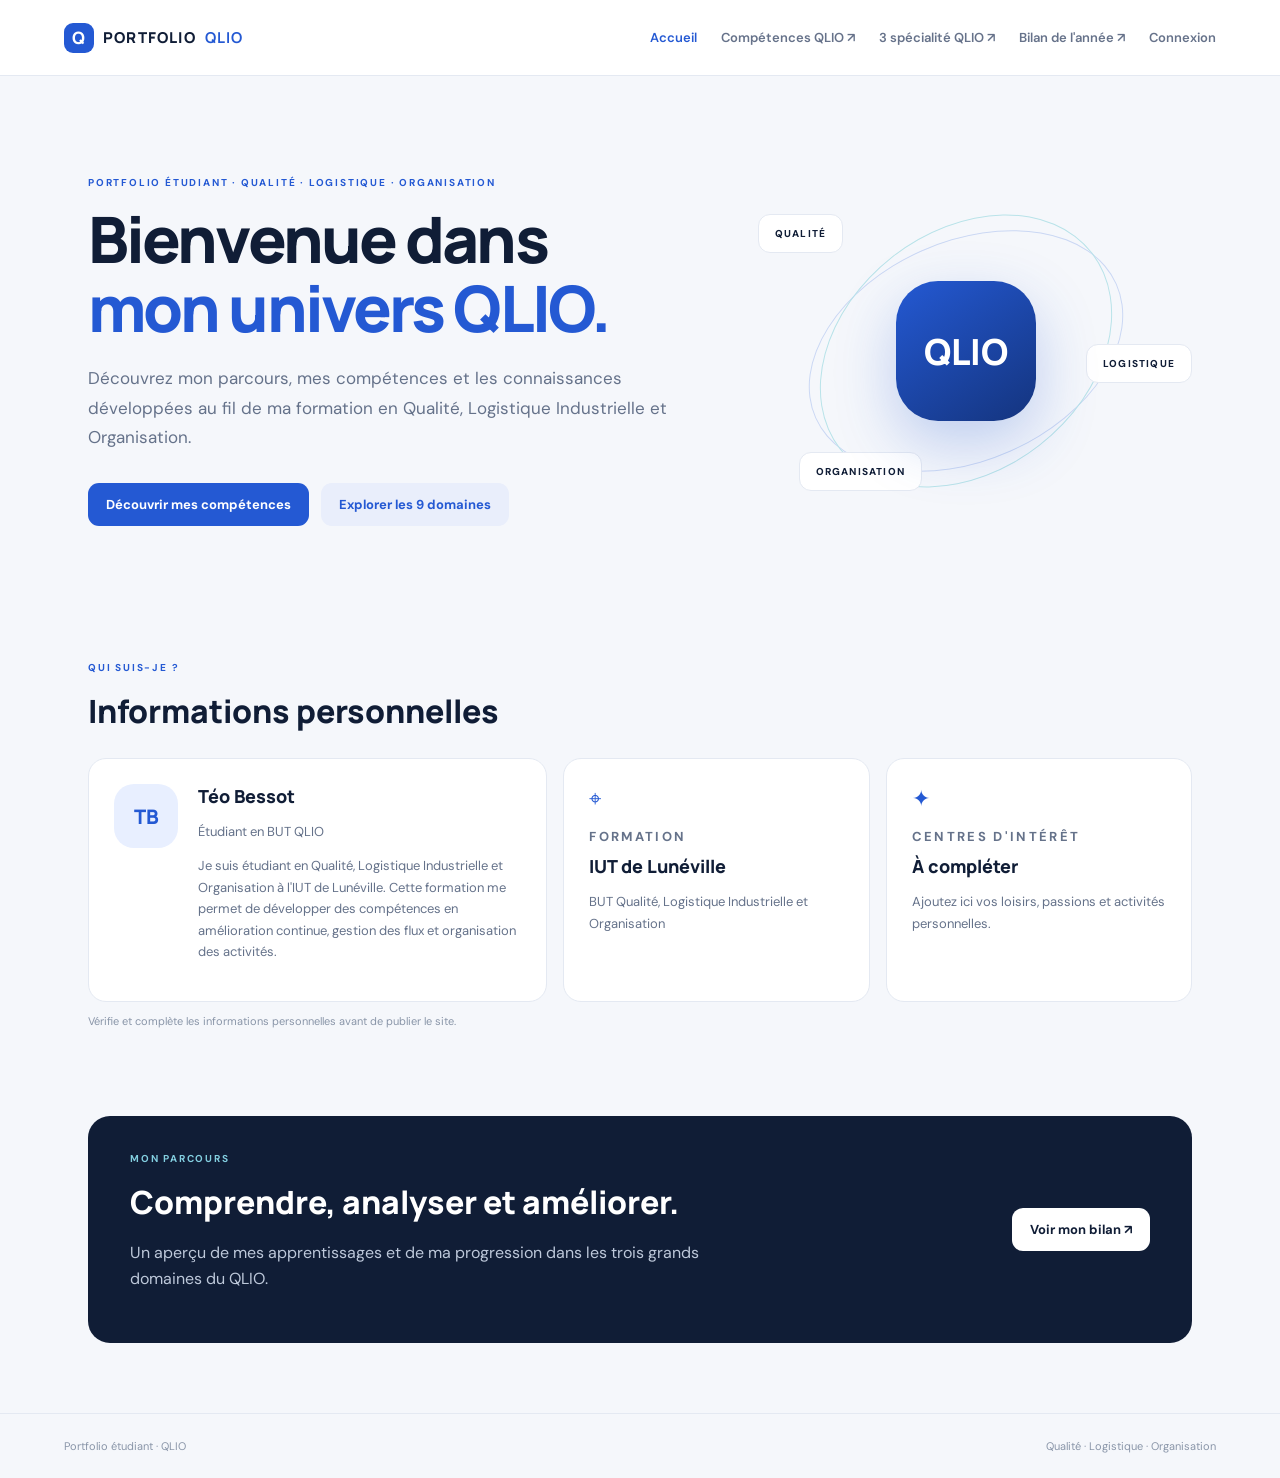
<file: index.html>
<!doctype html>
<html lang="fr"><head><meta charset="utf-8"><meta name="viewport" content="width=device-width, initial-scale=1">
<title>Portfolio étudiant | QLIO</title><link rel="stylesheet" href="style.css"></head>
<body>
<header class="topbar"><a class="brand" href="index.html"><span class="brand-mark">Q</span> PORTFOLIO <b>QLIO</b></a>
<nav><a class="active" href="index.html">Accueil</a><a href="competences.html" target="_blank">Compétences QLIO ↗</a><a href="domaines.html" target="_blank">3 spécialité QLIO ↗</a><a href="bilan.html" target="_blank">Bilan de l'année ↗</a><a href="login.html">Connexion</a></nav></header>
<main>
<section class="hero"><div><p class="eyebrow">PORTFOLIO ÉTUDIANT · QUALITÉ · LOGISTIQUE · ORGANISATION</p>
<h1>Bienvenue dans<br><span>mon univers QLIO.</span></h1>
<p class="lead">Découvrez mon parcours, mes compétences et les connaissances développées au fil de ma formation en Qualité, Logistique Industrielle et Organisation.</p>
<div class="actions"><a class="button primary" href="competences.html" target="_blank">Découvrir mes compétences</a><a class="button secondary" href="domaines.html" target="_blank">Explorer les 9 domaines</a></div></div>
<div class="hero-visual"><div class="orbit orbit-one"></div><div class="orbit orbit-two"></div><div class="center-chip">QLIO</div><span class="float-tag tag-q">QUALITÉ</span><span class="float-tag tag-l">LOGISTIQUE</span><span class="float-tag tag-o">ORGANISATION</span></div></section>
<section class="section"><div class="section-heading"><p class="eyebrow">QUI SUIS-JE ?</p><h2>Informations personnelles</h2></div>
<div class="profile-grid"><article class="profile-card"><div class="avatar">TB</div><div><h3>Téo Bessot</h3><p class="muted">Étudiant en BUT QLIO</p><p>Je suis étudiant en Qualité, Logistique Industrielle et Organisation à l'IUT de Lunéville. Cette formation me permet de développer des compétences en amélioration continue, gestion des flux et organisation des activités.</p></div></article>
<article class="info-card"><span class="info-icon">⌖</span><p class="eyebrow">FORMATION</p><h3>IUT de Lunéville</h3><p class="muted">BUT Qualité, Logistique Industrielle et Organisation</p></article>
<article class="info-card"><span class="info-icon">✦</span><p class="eyebrow">CENTRES D'INTÉRÊT</p><h3>À compléter</h3><p class="muted">Ajoutez ici vos loisirs, passions et activités personnelles.</p></article></div>
<p class="edit-note">Vérifie et complète les informations personnelles avant de publier le site.</p></section>
<section class="callout"><div><p class="eyebrow">MON PARCOURS</p><h2>Comprendre, analyser et améliorer.</h2><p>Un aperçu de mes apprentissages et de ma progression dans les trois grands domaines du QLIO.</p></div><a class="button light" href="bilan.html" target="_blank">Voir mon bilan ↗</a></section>
</main><footer><span>Portfolio étudiant · QLIO</span><span>Qualité · Logistique · Organisation</span></footer></body></html>
</file>
<file: style.css>
@import url('https://fonts.googleapis.com/css2?family=DM+Sans:wght@400;500;600;700&family=Manrope:wght@400;500;600;700;800&display=swap');
:root{--navy:#101d36;--blue:#2459d3;--muted:#65728a;--bg:#f5f7fb;--line:#e4e9f2}*{box-sizing:border-box}body{margin:0;background:var(--bg);color:var(--navy);font-family:'DM Sans',sans-serif}a{color:inherit;text-decoration:none}.topbar{min-height:76px;padding:16px max(5vw,24px);display:flex;align-items:center;justify-content:space-between;gap:24px;background:#fff;border-bottom:1px solid var(--line);position:sticky;top:0;z-index:10}.brand{font:800 15px Manrope,sans-serif;letter-spacing:.08em;display:flex;align-items:center;gap:9px;white-space:nowrap}.brand b{color:var(--blue)}.brand-mark{width:30px;height:30px;border-radius:9px;background:var(--blue);color:#fff;display:grid;place-items:center;font-size:17px}.topbar nav{display:flex;gap:24px;flex-wrap:wrap}.topbar nav a{font-size:13px;font-weight:600;color:#66728a}.topbar nav a:hover,.topbar nav a.active{color:var(--blue)}main{max-width:1160px;margin:auto;padding:0 28px}.hero{min-height:550px;display:grid;grid-template-columns:1.15fr .85fr;align-items:center;gap:40px;padding:50px 0}.eyebrow{font-size:10px;letter-spacing:.18em;font-weight:700;color:var(--blue);margin:0 0 15px}.hero h1,h1{font:800 clamp(38px,5vw,64px)/1.08 Manrope,sans-serif;letter-spacing:-.045em;margin:0 0 22px}.hero h1 span,h1 span{color:var(--blue)}.lead{font-size:17px;line-height:1.75;color:var(--muted);max-width:620px}.narrow{max-width:700px}.actions{display:flex;gap:12px;flex-wrap:wrap;margin-top:30px}.button{display:inline-flex;align-items:center;justify-content:center;padding:13px 18px;border:0;border-radius:11px;font-weight:700;font-size:13px;cursor:pointer}.primary{background:var(--blue);color:white}.secondary{background:#e9eefb;color:var(--blue)}.hero-visual{height:350px;position:relative;display:grid;place-items:center}.orbit{position:absolute;border:1px solid #cbd8f4;border-radius:50%}.orbit-one{width:330px;height:220px;transform:rotate(-24deg)}.orbit-two{width:240px;height:320px;transform:rotate(52deg);border-color:#b9e3e9}.center-chip{width:140px;height:140px;border-radius:42px;background:linear-gradient(145deg,#2459d3,#14347e);box-shadow:0 22px 60px #2459d344;color:white;display:grid;place-items:center;font:800 36px Manrope;z-index:1}.float-tag{position:absolute;background:white;border:1px solid var(--line);padding:12px 16px;border-radius:12px;font-size:10px;font-weight:800;letter-spacing:.12em}.tag-q{top:38px;left:4%}.tag-l{right:0;top:48%}.tag-o{bottom:35px;left:13%}.section{padding:35px 0 75px}.section-heading h2,.callout h2{font:800 32px Manrope;margin:0 0 25px}.profile-grid{display:grid;grid-template-columns:1.5fr 1fr 1fr;gap:16px}.profile-card,.info-card,.competence-card,.detail-panel{background:white;border:1px solid var(--line);border-radius:18px;padding:25px}.profile-card{display:flex;gap:20px}.avatar{width:64px;height:64px;flex:none;border-radius:20px;background:#e8efff;color:var(--blue);display:grid;place-items:center;font:800 20px Manrope}.profile-card h3,.info-card h3{font:800 18px Manrope;margin:0 0 5px}.profile-card p,.info-card p{font-size:13px;line-height:1.65;color:var(--muted)}.muted{color:var(--muted)}.info-icon{font-size:22px;color:var(--blue)}.info-card .eyebrow{margin:13px 0 7px}.edit-note,.image-help{font-size:11px;color:#8995a8;line-height:1.6}.callout{background:var(--navy);color:white;border-radius:22px;padding:36px 42px;margin:0 0 70px;display:flex;align-items:center;justify-content:space-between;gap:30px}.callout .eyebrow{color:#83cfe0}.callout h2{margin-bottom:10px}.callout p:not(.eyebrow){color:#bdc8da;max-width:620px;line-height:1.6}.light{background:white;color:var(--navy);white-space:nowrap}.page{padding-top:70px;padding-bottom:90px}.page h1{font-size:clamp(38px,5vw,58px)}.competence-grid{display:grid;grid-template-columns:repeat(3,1fr);gap:18px;margin-top:42px}.competence-card{padding:30px;min-height:360px}.quality{border-top:4px solid #2459d3}.logistics{border-top:4px solid #20a9b5}.organization{border-top:4px solid #8a6be0}.card-number{font-size:11px;font-weight:800;color:#9aa5b8}.symbol{font-size:30px;color:var(--blue);margin:24px 0 12px}.competence-card h2{font:800 21px Manrope}.competence-card p,.competence-card li{font-size:13px;line-height:1.7;color:var(--muted)}.bubble-grid{display:grid;grid-template-columns:repeat(3,1fr);gap:18px;margin-top:42px}.bubble-card{min-height:190px;border-radius:22px;padding:25px;background:white;border:1px solid var(--line);display:flex;flex-direction:column;align-items:flex-start;position:relative;transition:.2s}.bubble-card:hover{transform:translateY(-5px)}.bubble-icon{width:43px;height:43px;border-radius:14px;background:#eaf0ff;color:var(--blue);display:grid;place-items:center;font-size:20px;margin-bottom:18px}.logistique .bubble-icon{background:#e4f7f7;color:#159aa7}.organisation .bubble-icon{background:#f0ebff;color:#8060d3}.bubble-category{font-size:9px;letter-spacing:.16em;font-weight:800;color:var(--blue);margin-bottom:7px}.bubble-card strong{font:800 17px Manrope}.bubble-arrow{position:absolute;right:20px;top:20px;color:#9ba7bc}.back-row{margin-top:40px}.text-link{color:var(--blue);font-weight:700;font-size:13px}.detail-panel{margin:38px 0 28px;max-width:900px;padding:32px}.detail-panel h2{font:800 19px Manrope;margin:25px 0 10px}.detail-panel h2:first-child{margin-top:0}.detail-panel p,.detail-panel li{font-size:14px;line-height:1.8;color:var(--muted)}.image-tools{display:flex;gap:10px;align-items:center;flex-wrap:wrap;margin:18px 0}.upload-button{cursor:pointer}.url-input{min-width:240px;flex:1;padding:13px 14px;border:1px solid var(--line);border-radius:10px;font:13px 'DM Sans'}.image-gallery{display:grid;grid-template-columns:repeat(auto-fill,minmax(180px,1fr));gap:14px;margin-top:18px}.image-gallery figure{margin:0;position:relative;background:#f1f4fa;border-radius:13px;overflow:hidden;aspect-ratio:4/3}.image-gallery img{width:100%;height:100%;object-fit:cover;display:block}.remove-image{position:absolute;right:8px;top:8px;border:0;border-radius:50%;width:28px;height:28px;background:#fff;color:#b42318;font-size:20px;cursor:pointer} .timeline{margin-top:45px;max-width:850px}.timeline article{display:grid;grid-template-columns:54px 1fr;gap:20px;padding-bottom:38px}.timeline-dot{width:52px;height:52px;border-radius:17px;background:#e8efff;color:var(--blue);display:grid;place-items:center;font-weight:800}.timeline h2{font:800 22px Manrope}.timeline p,.timeline li{font-size:14px;line-height:1.75;color:var(--muted)}.two-col{display:grid;grid-template-columns:1fr 1fr;gap:12px}.mini-panel{background:white;border:1px solid var(--line);border-radius:14px;padding:18px}footer{border-top:1px solid var(--line);padding:25px max(5vw,24px);display:flex;justify-content:space-between;color:#8995a8;font-size:11px}@media(max-width:850px){.topbar{align-items:flex-start;flex-direction:column}.topbar nav{gap:12px}.hero{grid-template-columns:1fr}.hero-visual{height:280px}.profile-grid,.competence-grid,.bubble-grid{grid-template-columns:1fr 1fr}.callout{align-items:flex-start;flex-direction:column}}@media(max-width:560px){main{padding:0 18px}.profile-grid,.competence-grid,.bubble-grid,.two-col{grid-template-columns:1fr}.hero h1{font-size:42px}.callout{padding:28px}.image-tools{align-items:stretch}.url-input{min-width:100%}footer{gap:10px;flex-direction:column}}
.domain-category{margin:42px 0 58px}.domain-category h2{font:800 28px Manrope,sans-serif;margin:0 0 18px}.detail-panel label{display:block;font-size:13px;font-weight:700}.detail-panel textarea{font:14px 'DM Sans',sans-serif;resize:vertical}.detail-panel input[type=file]{display:block;margin:12px 0 18px}.topbar nav button{font:600 13px 'DM Sans',sans-serif}
</file>
